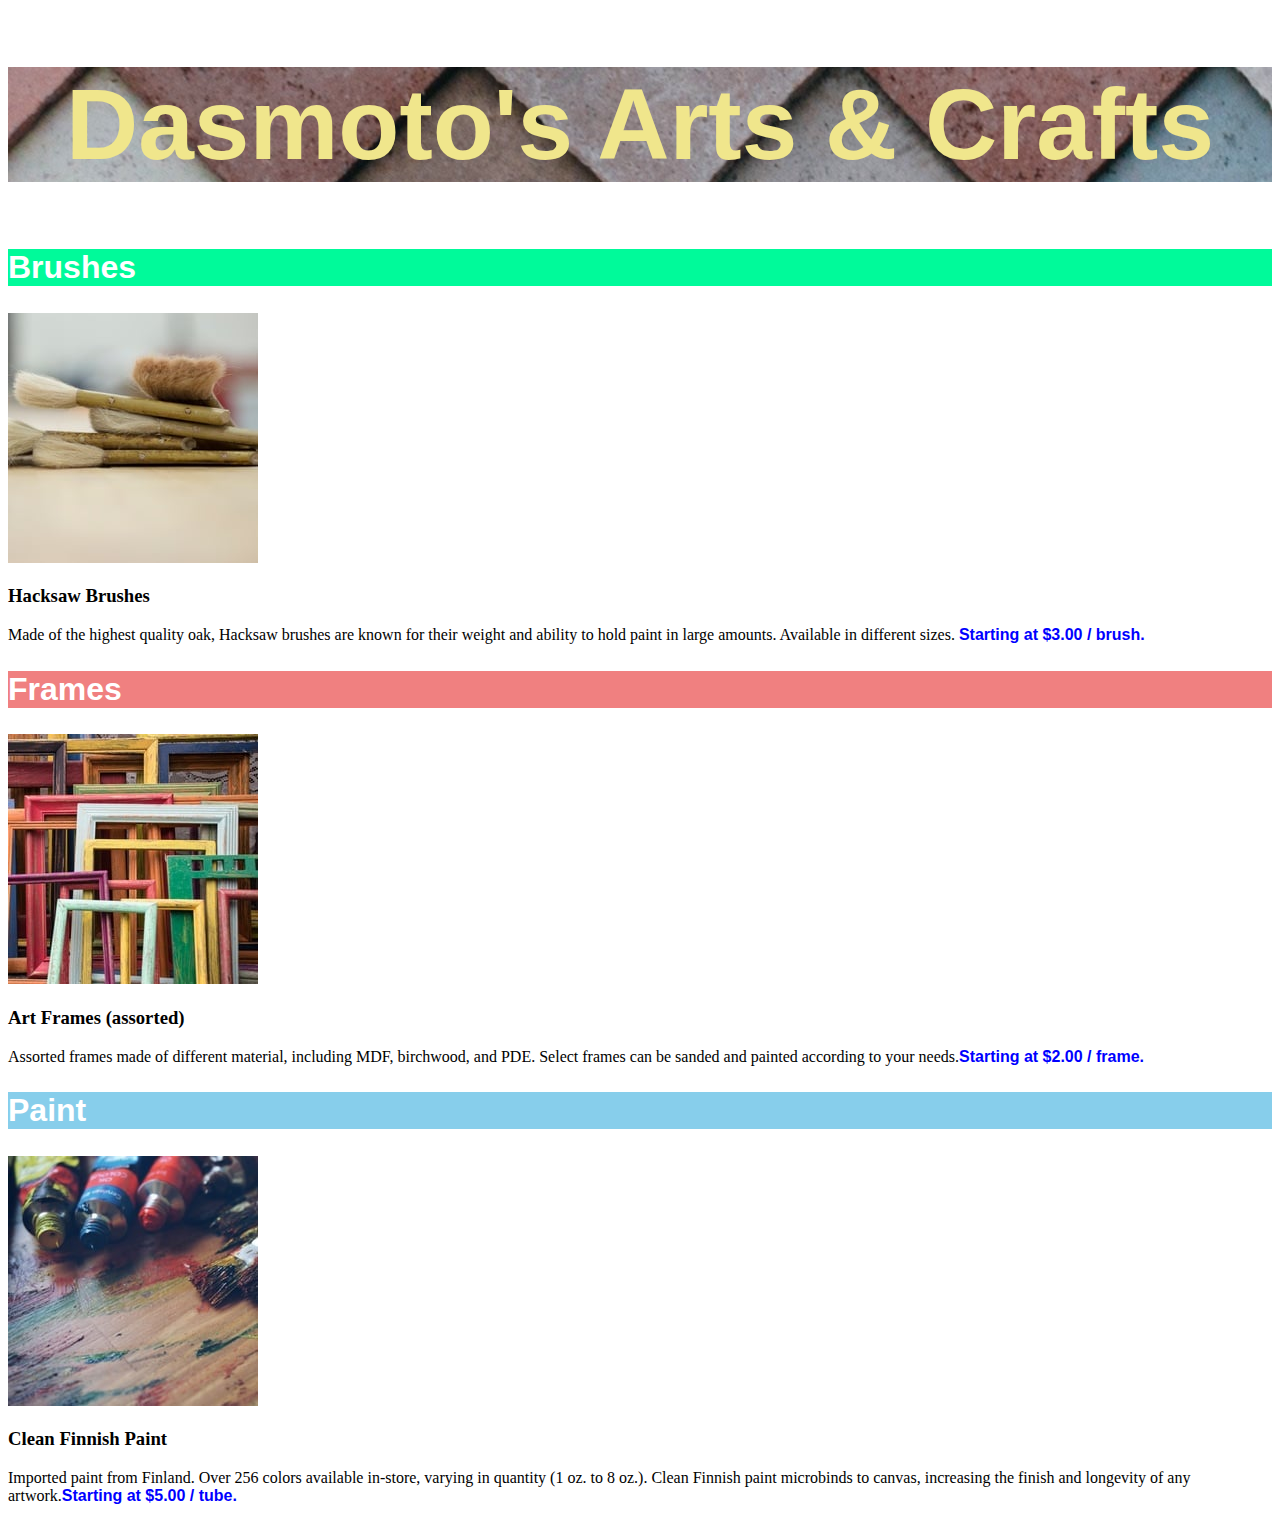
<file: dasmoto's-arts-and-crafts-html-project/index.html>
<!DOCTYPE html>
<html>
  <head>
    <title>Dasmoto's Arts & Crafts</title>
    <link rel="stylesheet" type="text/css" href="./resources/css/style.css" />
  </head>
  <body>
    <header>
      <h1>Dasmoto's Arts & Crafts</h1>
    </header>
    <section>
      <article>
        <h2 id="brushes">Brushes</h2>
        <img src="./resources/css/images/hacksaw.jpeg" />
        <h3>Hacksaw Brushes</h3>
        <p>
          Made of the highest quality oak, Hacksaw brushes are known for their
          weight and ability to hold paint in large amounts. Available in
          different sizes. <span>Starting at $3.00 / brush.</span>
        </p>
      </article>
      <article>
        <h2 id="frames">Frames</h2>
        <img src="./resources/css/images/frames.jpeg" />
        <h3>Art Frames (assorted)</h3>
        <p>
          Assorted frames made of different material, including MDF, birchwood,
          and PDE. Select frames can be sanded and painted according to your
          needs.<span>Starting at $2.00 / frame.</span>
        </p>
      </article>
      <article>
        <h2 id="paint">Paint</h2>
        <img src="./resources/css/images/finnish.jpeg" />
        <h3>Clean Finnish Paint</h3>
        <p>
          Imported paint from Finland. Over 256 colors available in-store,
          varying in quantity (1 oz. to 8 oz.). Clean Finnish paint microbinds
          to canvas, increasing the finish and longevity of any artwork.<span
            >Starting at $5.00 / tube.</span
          >
        </p>
      </article>
    </section>
  </body>
</html>
</file>
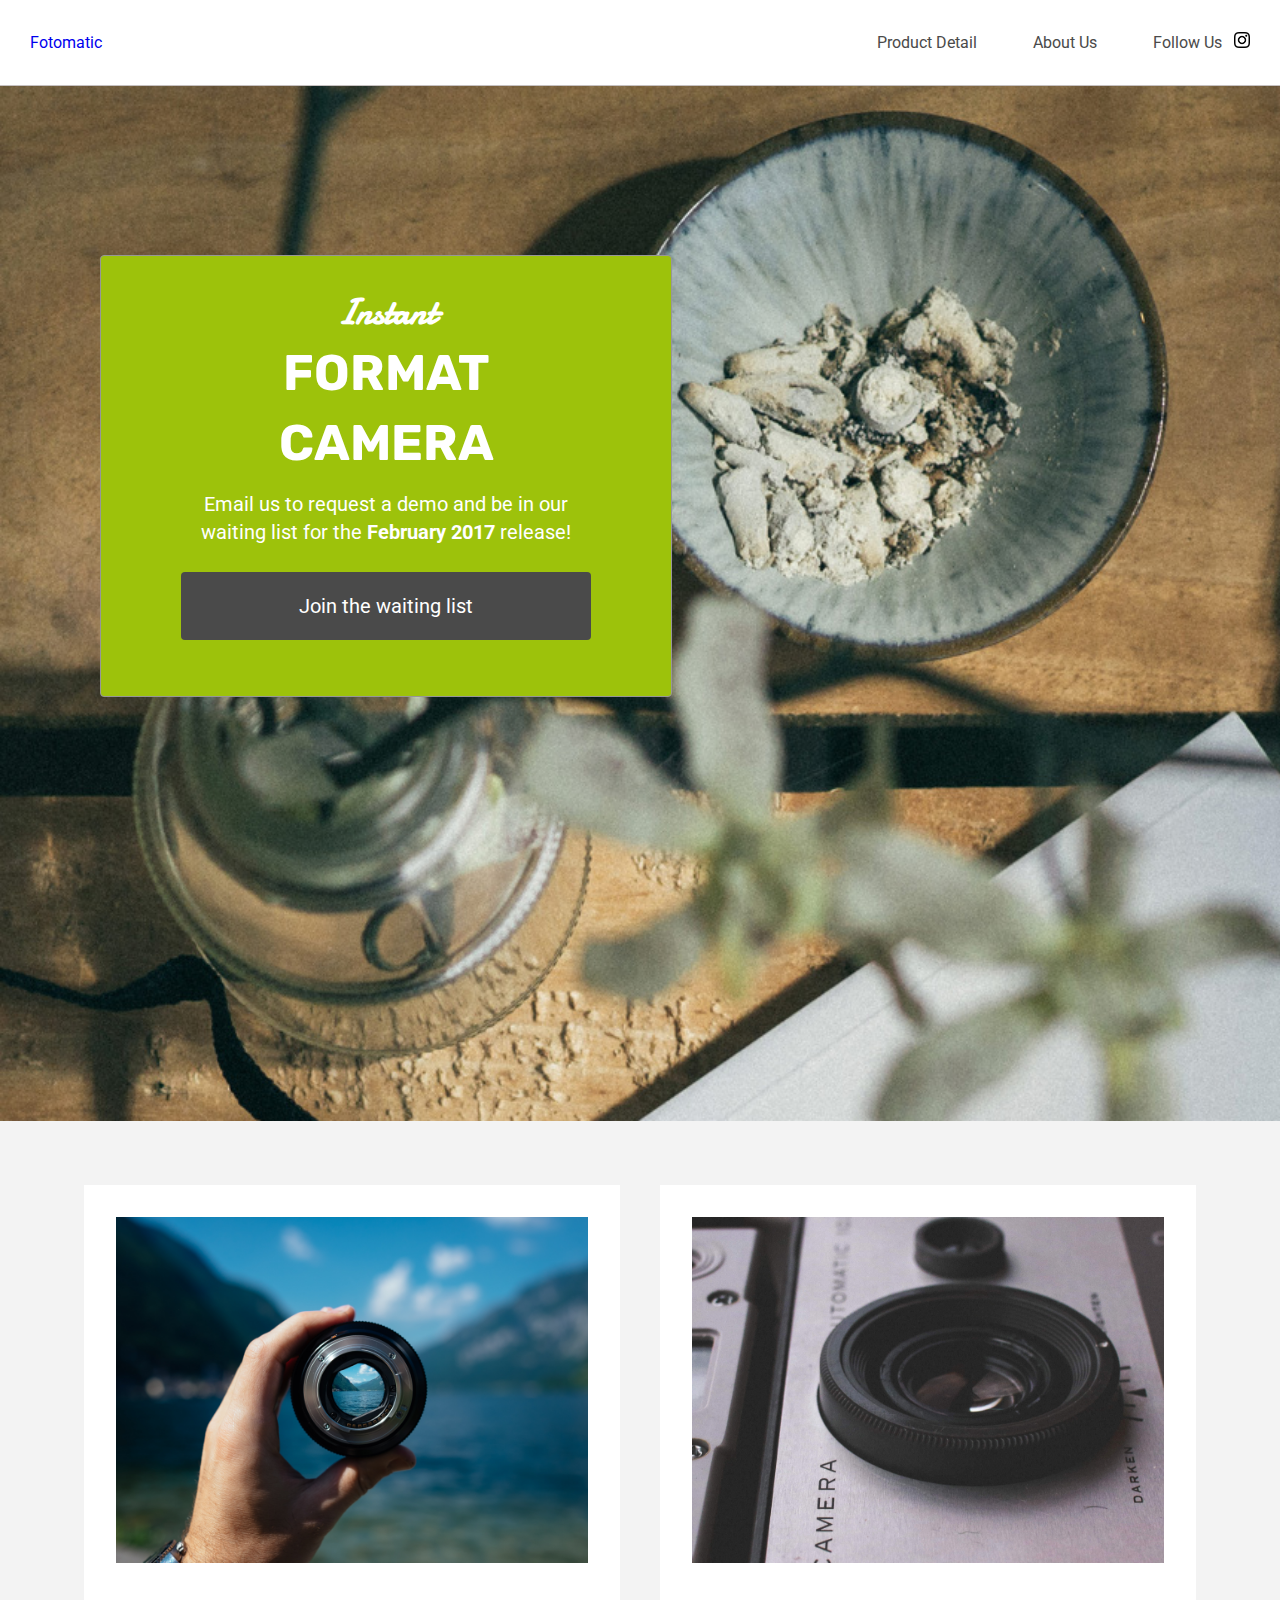
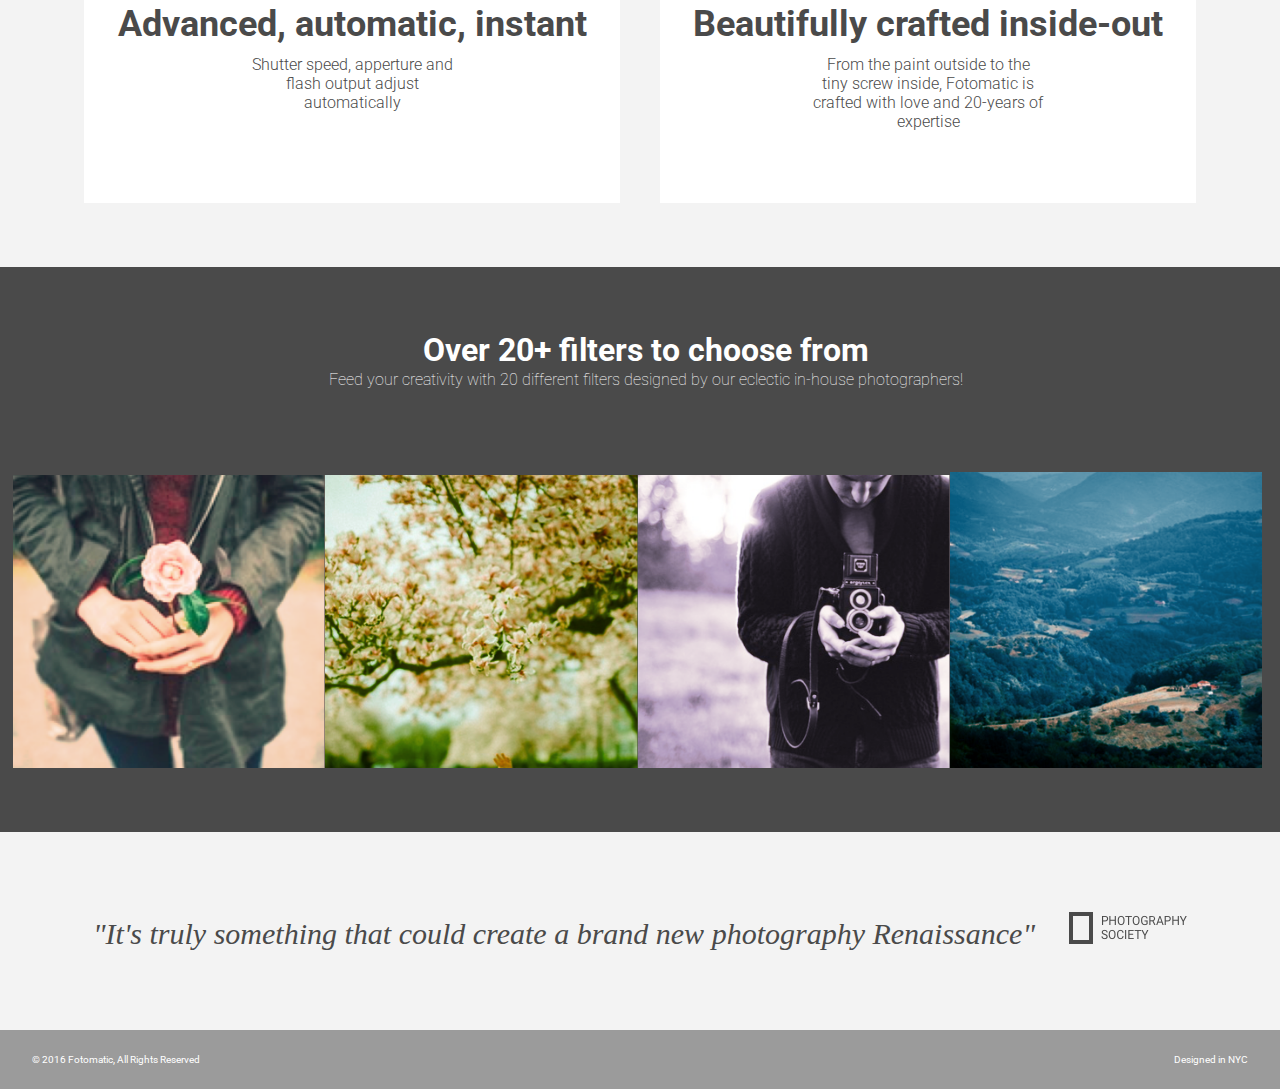
<file: Fotomatic-project/index.html>
<!DOCTYPE html>
<html>
  <head>
    <link
      href="https://fonts.googleapis.com/css?family=Damion"
      rel="stylesheet"
    />
    <link
      href="https://fonts.googleapis.com/css?family=Rubik"
      rel="stylesheet"
    />
    <link
      href="https://fonts.googleapis.com/css2?family=Abril+Fatface&family=Merriweather:ital@0;1&family=Roboto&family=Space+Mono&family=Work+Sans:wght@400;500;800&display=swap"
      rel="stylesheet"
    />
    <link rel="stylesheet" href="./resources/css/style.css" />
    <meta charset="UTF-8" />
  </head>
  <body>
    <header>
      <div class="content">
        <a href="index.html" class="desktop logo">Fotomatic</a>
        <nav class="desktop">
          <ul>
            <li>
              <a href="#">Product Detail</a>
            </li>
            <li>
              <a href="#">About Us</a>
            </li>
            <li>
              <a href="https://www.instagram.com/"
                >Follow Us<img
                  class="icon"
                  src="./resources/images/instagram.png"
              /></a>
            </li>
          </ul>
        </nav>
        <nav class="mobile">
          <ul>
            <li>
              <a href="#">
                <img src="./resources/images/ic-logo.svg" />
              </a>
            </li>
            <li>
              <a href="#" src="resources/images/ic-product-detail.svg"></a>
            </li>
            <li>
              <a href="#">
                <img src="./resources/images/ic-about-us.svg" />
              </a>
            </li>
            <li>
              <a href="#" class="button">Join Us</a>
            </li>
          </ul>
        </nav>
      </div>
    </header>
    <div class="main-content">
      <div id="sign-up-section" class="banner">
        <div id="sign-up-cta">
          <div class="content center">
            <div class="header">
              <h2 class="cursive">Instant</h2>
              <h1 class="striking">FORMAT CAMERA</h1>
            </div>
            <div class="email">
              <span
                >Email us to request a demo and be in our waiting list for the
                <strong>February 2017</strong> release!</span
              >
              <div class="button">Join the waiting list</div>
            </div>
          </div>
        </div>
      </div>
      <div id="features-section">
        <div class="feature">
          <div class="center">
            <div class="image-container">
              <img src="./resources/images/feature-1.png" />
            </div>
            <div class="content">
              <h2>Advanced, automatic, instant</h2>
              <h3>
                Shutter speed, apperture and flash output adjust automatically
              </h3>
            </div>
          </div>
        </div>
        <div class="feature">
          <div class="center">
            <div class="image-container">
              <img src="./resources/images/feature-2.png" />
            </div>
            <div class="content">
              <h2>Beautifully crafted inside-out</h2>
              <h3>
                From the paint outside to the tiny screw inside, Fotomatic is
                crafted with love and 20-years of expertise
              </h3>
            </div>
          </div>
        </div>
      </div>
      <div id="filters-section">
        <div class="content center">
          <h2>Over 20+ filters to choose from</h2>
          <h3>
            Feed your creativity with 20 different filters designed by our
            eclectic in-house photographers!
          </h3>
        </div>
        <div class="images-container">
          <img src="./resources/images/filter-1.png" />
          <img src="./resources/images/filter-2.png" />
          <img src="./resources/images/filter-3.png" />
          <img src="./resources/images/filter-4.png" />
        </div>
      </div>
      <div id="quotes-section">
        <div class="content center">
          <span class="quote"
            >"It's truly something that could create a brand new photography
            Renaissance"</span
          >
          <img
            class="quote-citation"
            src="resources/images/photography-logo.png"
          />
        </div>
      </div>
      <footer>
        <div class="content">
          <span class="copyright"
            >&copy; 2016 Fotomatic, All Rights Reserved</span
          >
          <span class="location">Designed in NYC</span>
        </div>
      </footer>
    </div>
  </body>
</html>
</file>
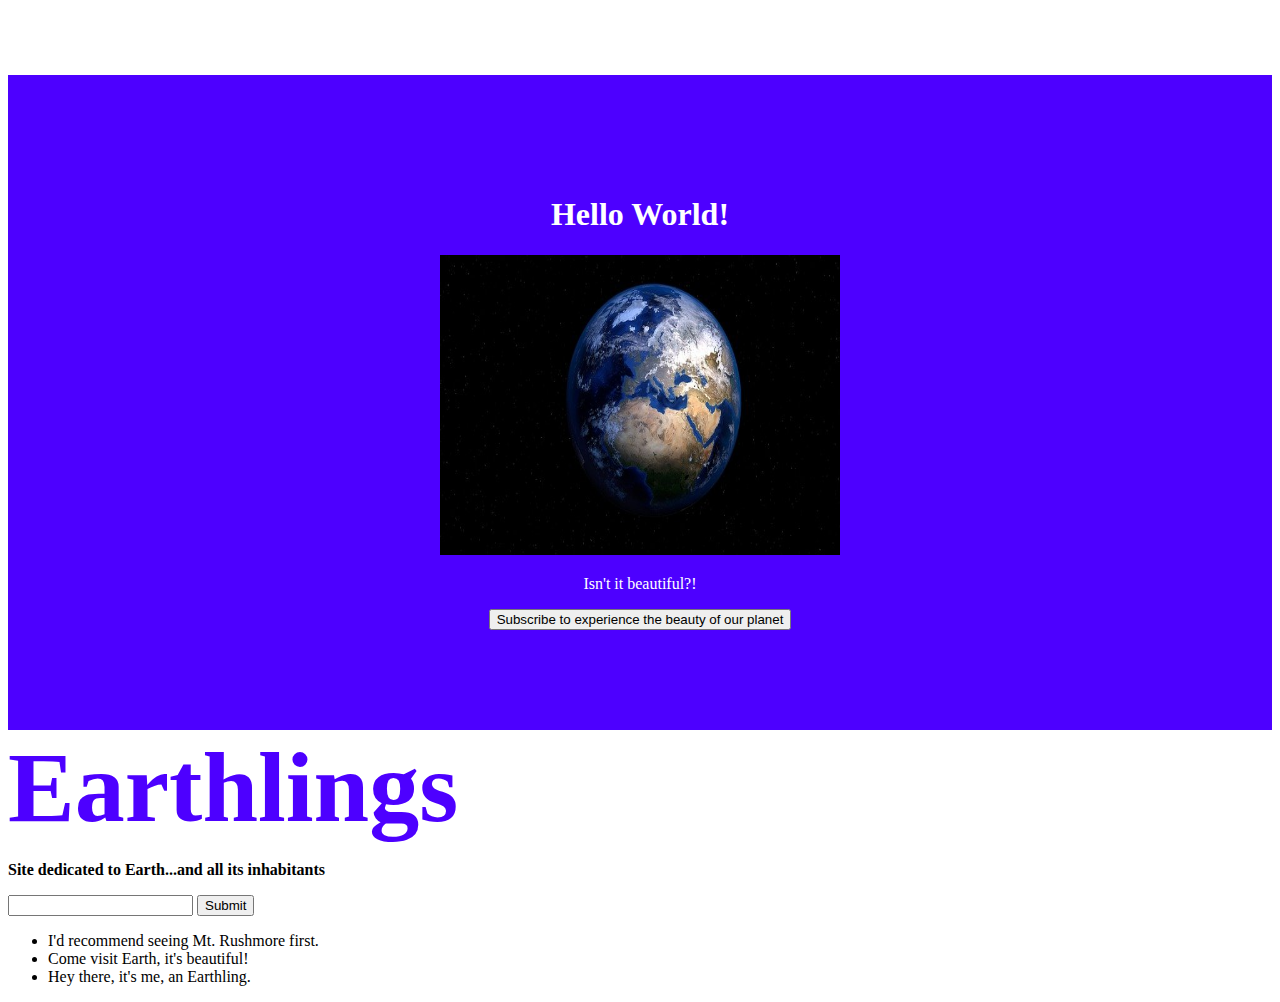
<file: hello-html/index.html>
<!DOCTYPE html>
<html lang="en">
  <head>
    <meta charset="UTF-8" />
    <meta http-equiv="X-UA-Compatible" content="IE=edge" />
    <meta name="viewport" content="width=device-width, initial-scale=1.0" />
    <title>Hello World</title>
    <link rel="stylesheet" href="./resources/css/index.css" />
  </head>
  <body>
    <!--Banner section-->
    <div class="banner">
      <h1>Hello World!</h1>
      <img
        id="small-earth"
        src="./resources/images/earth-g98d1ce012_640.jpg"
        alt=""
      />
      <p>Isn't it beautiful?!</p>
      <button>Subscribe to experience the beauty of our planet</button>
    </div>
    <div>
      <span id="earthlings" class="bold">Earthlings</span>
      <p class="bold">Site dedicated to Earth...and all its inhabitants</p>
      <form>
        <input type="text" />
        <input type="submit" value="Submit" />
      </form>
      <div>
        <ul>
          <li>
            <div></div>
            <span>I'd recommend seeing Mt. Rushmore first.</span>
          </li>
          <li>
            <div></div>
            <span>Come visit Earth, it's beautiful!</span>
          </li>
          <li>
            <div></div>
            <span>Hey there, it's me, an Earthling.</span>
          </li>
        </ul>
      </div>
    </div>
  </body>
</html>

<!-- C:\Users\manny\OneDrive\Documents\Liz-docs\hello-html\index.html -->
</file>
<file: dasmoto's-arts-and-crafts-html-project/resources/css/style.css>
h1 {
    font-family: Helvetica;
    font-size: 100px;
    font-weight: bold;
    color: khaki;
    text-align: center;
    background-image: url("./images/pattern.jpeg");
}

h2 {
    font-family: Helvetica;
    font-size: 32px;
    font-weight: bold;
    color: white;
}

#brushes {
    background-color: mediumspringgreen;
}

#frames {
    background-color: lightcoral;
}

#paint {
    background-color: skyblue;
}

span {
    font-family: Helvetica;
    font-weight: bold;
    color: blue;
}
</file>
<file: Fotomatic-project/resources/css/style.css>
/* Universal Styles */

html {
  font-family: "Roboto", sans-serif;
  font-size: 16px;
}

html,body
{
    width: 100%;
    height: 100%;
    margin: 0px;
    padding: 0px;
    overflow-x: visible; 
}

.main-content {
  position: relative;
  top: 5.3125rem; /* To offset for fixed header. */
}

.center {
  text-align: center;
}

.button {
  border-radius: 4px;
  background-color: #4a4a4a;
  color: white;
}

.image-container {
  overflow: hidden;
}

.image-container img {
  display: block;
}

@media only screen and (max-width: 760px) {
  .main-content {
    top: 2.5625rem;
  }
}

/* Header */

header {
  position: fixed;
  border-bottom: solid 1px #c6c1c1;
  background-color: white;
  height: 85px;
  line-height: 1.6;
  font-family: "Roboto";
  font-size: 16px;
  color: #4A4A4A;
  z-index: 1;
  width: 100%;
}

header .content {
  display: flex;
  align-items: center;
  padding: .9rem;
  padding-left: 1.875rem;
  padding-right: 1.875rem;
}

header .logo {
  flex: 1;
}


header nav ul {
  display: flex;
  align-items: center;
  list-style: none;
}

nav .desktop {
    display: flex;
    flex: 2;
    margin-left: auto;
}

nav li {
  padding-left: 3.5rem;
}

nav a {
  line-height: 1.6;
  font-size: 1rem;
  color: #4a4a4a;
}

 a:link {
    text-decoration: none;
}

header .icon {
  width: 1rem;
  padding-left: .75rem;
}

header .mobile {
  display: none;
}

div .banner {
    background-image: url("../images/banner-landingpage.jpg");
    background-repeat: no-repeat;
    background-size: cover;
    padding-left: 100px;
    padding-top: 170px;
    padding-bottom: 170px;
    height: 500px;
}

div #sign-up-cta {
    padding: 32px 80px 56px 80px;
}

@media only screen and (max-width: 760px) {
  header .desktop {
    display: none;
  }

  header .mobile {
    display: block;
    width: 100%;
  }

  header .content {
    padding: .5rem 0;
  }

  header .mobile ul {
    display: flex;
    justify-content: space-around;
    align-items: center;
    width: 100%;
  }

  header .mobile li {
    padding: 0;
  }

  header .mobile .button {
    padding: .1875rem .5rem;
    background-color: #9dc20b;
    line-height: 1.6;
    color: white;
  }
}

/* Sign Up Section */

#sign-up-section {
  display: flex;
  justify-content: flex-start;
  align-items: flex-start;
  height: 43.5rem;
}

#sign-up-cta {
  border: solid 1px #979797;
  border-radius: 4px;
  background-color: #9dc20b;
}

#sign-up-cta .content {
  width: 25.625rem;
  font-family: "Roboto", sans-serif;
  font-size: 1.25rem;
  line-height: 1.4;
  color: white;
}

#sign-up-cta h1 {
  font-size: 3.125rem;
  color: white;
  font-family: "Rubik";
  line-height: 1.4;
  margin: 0;
}

#sign-up-cta h2 {
  font-size: 2.25rem;
  margin: 0;
}

#sign-up-cta span strong {
  font-weight: bold;
}

#sign-up-cta .cursive {
  font-family: "Damion", cursive;
}

#sign-up-cta .striking {
  font-family: "Rubik", sans-serif;
  padding-bottom: .75rem;
}

#sign-up-cta .button {
  margin-top: 1.625rem;
  padding: 1.25rem 7.25rem;
}

@media only screen and (max-width: 760px) {
  #sign-up-section {
    align-items: center;
    justify-content: center;
    height: 28rem;
  }

  #sign-up-cta {
    position: static;
    width: auto;
    height: auto;
    background-color: transparent;
    border: none;
  }

  #sign-up-cta .content {
    margin-top: 0;
  }

  #sign-up-cta .email {
    display: none;
  }

  #sign-up-cta h1 {
    font-size: 3.125rem;
  }

  #sign-up-cta h2 {
    font-size: 2.25rem;
  }
}

@media only screen and (max-width: 450px) {
  #sign-up-section {
    height: 20rem;
  }

  #sign-up-cta h1 {
    font-size: 2.25rem;
  }

  #sign-up-cta h2 {
    font-size: 2rem;
  }
}

/* Features Section */

#features-section {
  display: flex;
  flex-direction: row;
  justify-content: space-around;
  padding: 4rem 5%;
  background-color: #f3f3f3;
}

.feature {
  padding: 2rem;
  margin: 0px 1.25rem;
  background-color: white;

}

.feature img {
    width: 100%;
    height: 65%;
}

.feature .image-container {
  margin: 0 auto;
}

.feature h2 {
  padding-bottom: 0;
  font-size: 2.25rem;
  font-weight: bold;
  color: #4a4a4a;
  margin-top: 40px;
  margin-bottom: 0;
  padding-bottom: 10px;
}

.feature h3 {
  font-size: 1rem;
  line-height: 1.2;
  font-weight: 300;
  color: #4a4a4a;
  margin: 0 120px 0 120px;
  padding-bottom: 40px;
  font-family: "Roboto";
}

@media only screen and (max-width: 890px) {
  .feature h2 {
    font-size: 1.125rem;
    line-height: 1.3;
    font-weight: normal;
  }

  .feature h3 {
    font-size: .875rem;
    line-height: 1.4;
  }
}

@media only screen and (max-width: 760px) {
  #features-section {
    flex-flow: column;
    padding: 0;
  }

  .feature {
    margin: 0;
    padding: 1.25rem 1rem 0 1rem;
  }
}

/* Filters Section */

#filters-section {
  padding: 4rem 0;
  background-color: #4a4a4a;
      padding-left: 1%;
}

#filters-section .content {
  padding: 0 .625rem;
  margin-bottom: 5rem;
}

#filters-section .content h2 {
  font-size: 2rem;
  font-weight: bold;
  color: white;
  margin-top: 0;
  margin-bottom: 0;
  font-family: "Roboto";
  opacity: 100%;
}

#filters-section .content h3 {
  font-size: 1rem;
  line-height: 1.4;
  font-weight: lighter;
  color: white;
  margin-top: 0;
  font-family: "Roboto";
}

div .images-container {
    width: 100%;
    font-size: 0;
}

div .images-container img {
    width: 24.65%;
}

@media only screen and (max-width: 760px) {
  #filters-section {
    padding: 1.5rem 0 0 0;
  }

  #filters-section .content {
    margin-bottom: 1rem;
  }

  #filters-section .content h2 {
    padding-bottom: .625rem;
    font-size: 1.125rem;
    line-height: 1.3;
    font-weight: normal;
    margin: 0;
  }

  #filters-section .content h3 {
    font-size: .875rem;
    line-height: 1.4;
  }

  #filters-section .images-container {
    padding: 0;
  }

  #filters-section .extra {
    display: none;
  }
}

/* Quotes Section */

#quotes-section {
  background-color: #f3f3f3;
  padding-top: 80px;
  padding-bottom: 80px;
}

#quotes-section content {
  padding: 5rem 0;
}

#quotes-section .quote {
  padding-right: 1.875rem;
  font-family: "Palatino", serif;
  font-size: 1.875rem;
  line-height: 1.1;
  font-style: italic;
  color: #4a4a4a;
}

#quotes-section quote-citation {
  height: 1.875rem;
  padding-left: 30px;
}

@media only screen and (max-width: 760px) {
  #quotes-section content {
    padding: 1.875rem .625rem;
  }

  #quotes-section quote {
    font-size: 1.5rem;
    line-height: 1.4;
  }

  #quotes-section .quote-citation {
    display: block;
    padding-top: 1rem;
    margin: auto;
  }
}

/* Footer */

footer {
  background-color: #9b9b9b;
  padding: 1.5rem 2rem;
  display: flex;
  align-items: center;
}

footer .content {
  color: white;
  font-size: .75rem;
  display: flex;
  width: 100%;
}

footer .copyright {
    flex: 1;
}

footer .location {
    flex: 2;
    text-align: right;
}

@media only screen and (min-width: 760px) {
  footer .content {
    font-size: .625rem;
  }
}
</file>
<file: hello-html/resources/css/index.css>
.banner {
    background-color: #4D00FF;
    color: white;
    margin-top: 75px;
    text-align: center;
    padding: 100px 0;
}

#small-earth {
    height: 300px;
    width: 400px;
}

#earthlings {
    color: #4D00FF;
    font-size: 100px;
}

.bold {
    font-weight: 900;
}
</file>
